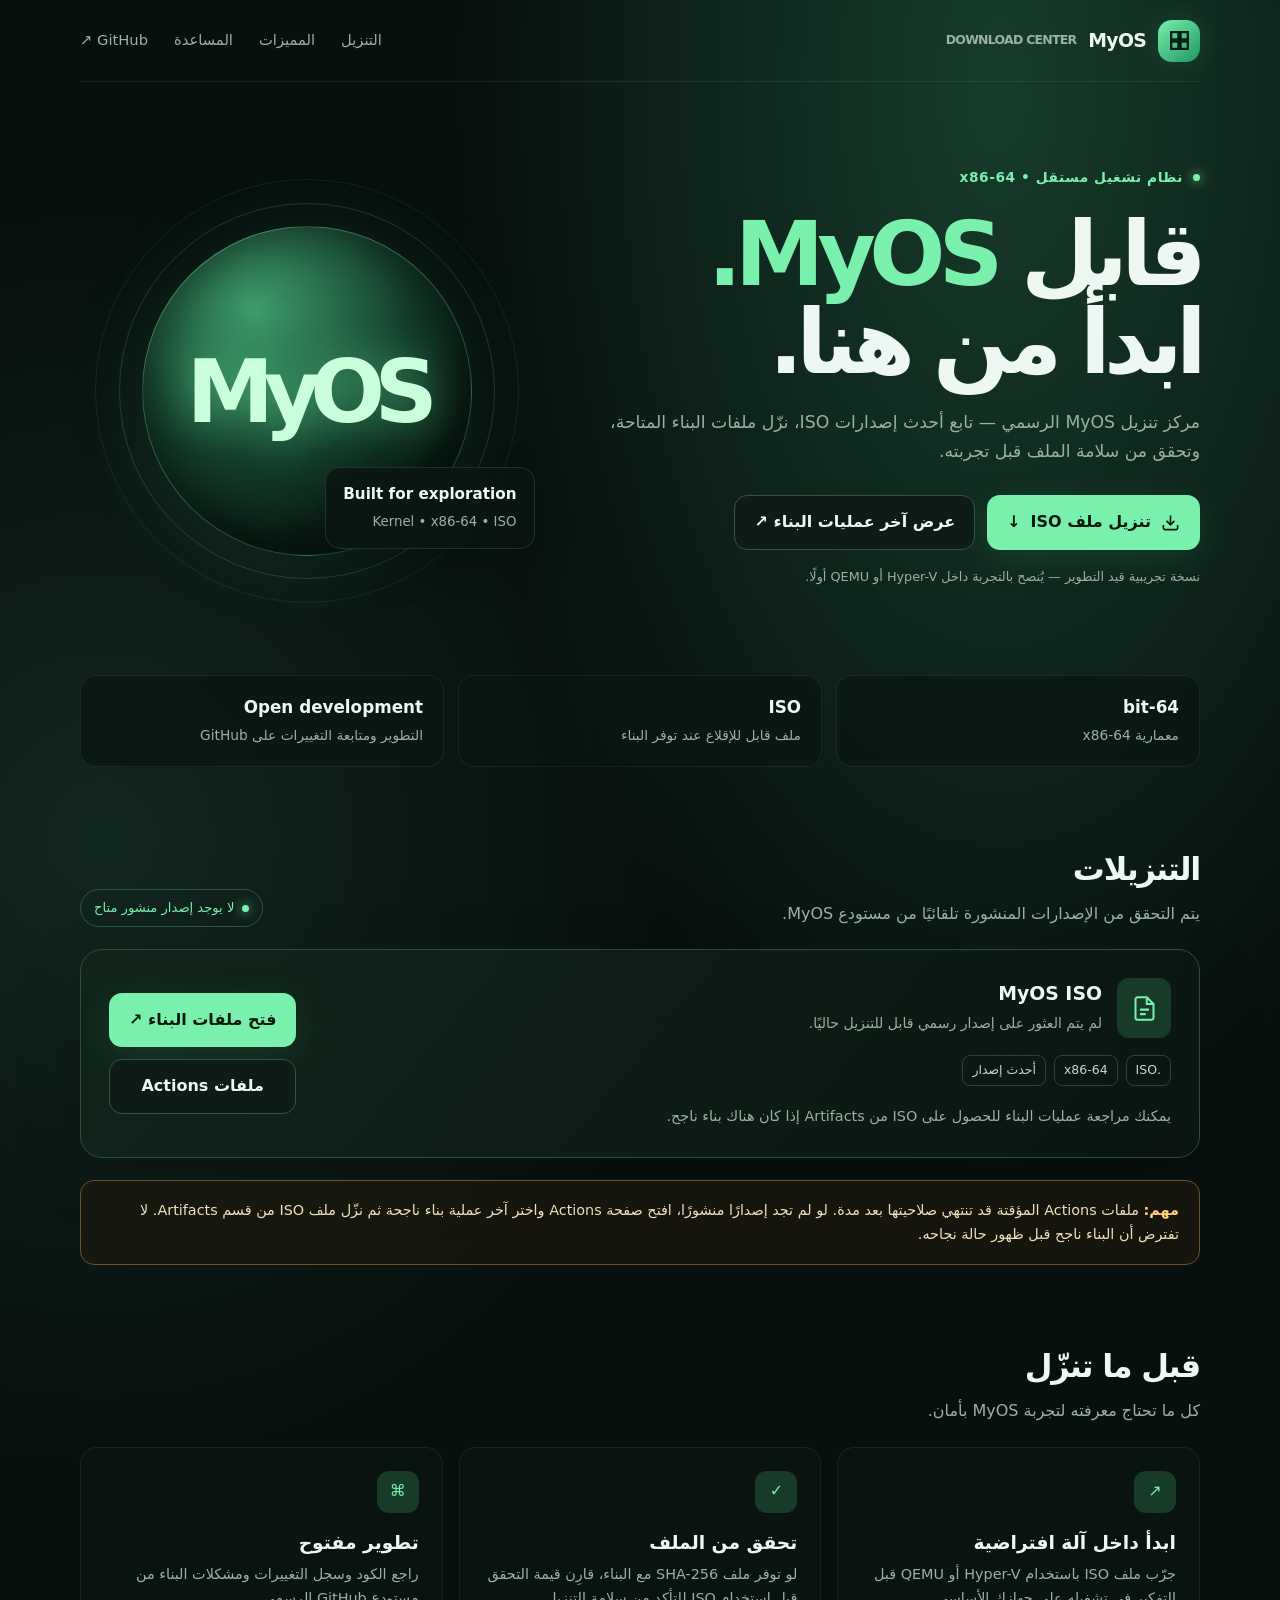
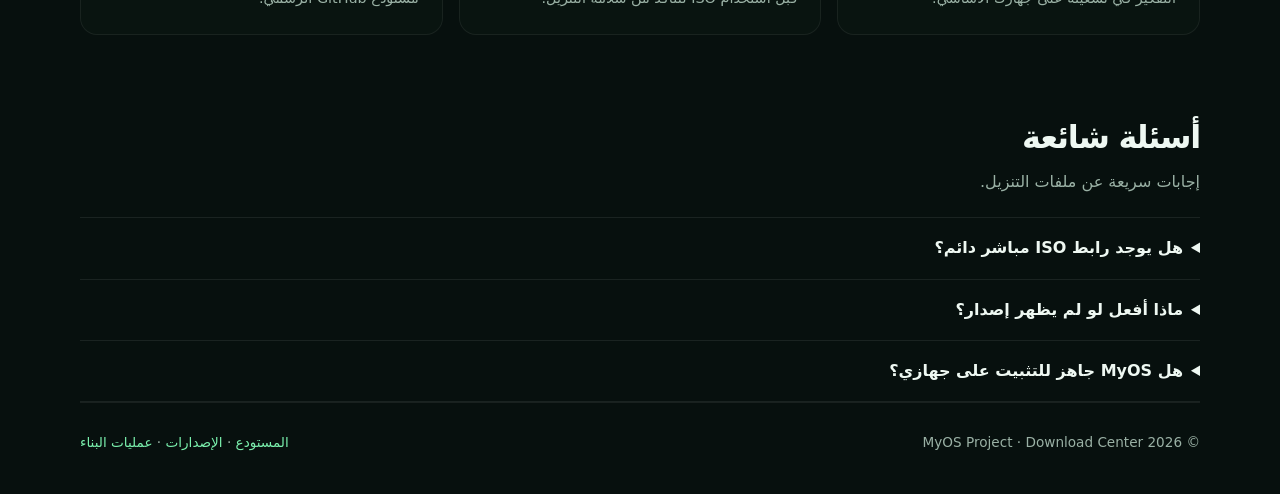
<file: docs/index.html>
<!doctype html>
<html lang="ar" dir="rtl">
<head>
<meta charset="utf-8"><meta name="viewport" content="width=device-width,initial-scale=1">
<meta name="theme-color" content="#07100e">
<meta name="description" content="حمّل MyOS — نظام تشغيل تجريبي مستقل بمعمارية x86-64. تابع الإصدارات وملفات ISO والتحقق من SHA-256.">
<title>MyOS — Download Center</title>
<style>
:root{color-scheme:dark;--bg:#07100e;--panel:#0d1916;--line:#1d342b;--text:#eef8f2;--muted:#9ab1a5;--green:#7af0ad;--green2:#38c980;--gold:#ffd27d}
*{box-sizing:border-box}html{scroll-behavior:smooth}body{margin:0;background:radial-gradient(ellipse at 78% 4%,#173c2b 0,transparent 38%),radial-gradient(ellipse at 8% 40%,#11251f 0,transparent 35%),var(--bg);color:var(--text);font-family:Inter,ui-sans-serif,system-ui,-apple-system,"Segoe UI",Arial,sans-serif;line-height:1.65}
a{color:inherit;text-decoration:none}.wrap{width:min(1120px,calc(100% - 40px));margin:auto}.nav{height:82px;display:flex;align-items:center;justify-content:space-between;border-bottom:1px solid #ffffff12}.brand{display:flex;align-items:center;gap:12px;font-weight:800;font-size:1.18rem;letter-spacing:-.04em}.logo{width:42px;height:42px;border-radius:14px;background:linear-gradient(140deg,var(--green),#1d9662);display:grid;place-items:center;color:#062015;box-shadow:0 0 28px #53e79b25}.logo svg{width:25px}.navlinks{display:flex;gap:26px;color:var(--muted);font-size:.92rem}.navlinks a:hover{color:var(--green)}.pill{border:1px solid #2e5542;border-radius:999px;padding:7px 13px;color:var(--green);font-size:.82rem;display:inline-flex;gap:8px;align-items:center}.dot{width:7px;height:7px;background:var(--green);border-radius:50%;box-shadow:0 0 12px var(--green)}
.hero{padding:84px 0 58px;display:grid;grid-template-columns:1.15fr .85fr;gap:52px;align-items:center}.eyebrow{color:var(--green);font-size:.86rem;font-weight:700;letter-spacing:.04em;display:flex;gap:10px;align-items:center}.hero h1{font-size:clamp(3rem,7vw,5.8rem);letter-spacing:-.075em;line-height:.98;margin:22px 0}.hero h1 span{color:var(--green)}.hero p{font-size:1.08rem;color:var(--muted);max-width:590px;margin:22px 0 30px}.actions{display:flex;gap:12px;flex-wrap:wrap}.btn{display:inline-flex;align-items:center;justify-content:center;gap:10px;border:1px solid transparent;border-radius:13px;padding:13px 19px;font-weight:750;cursor:pointer;transition:.2s;font:inherit;font-weight:750}.btn:hover{transform:translateY(-2px)}.primary{background:var(--green);color:#06180f;box-shadow:0 8px 35px #55e69a20}.secondary{border-color:#345345;background:#0d1c16;color:var(--text)}.btn svg{width:19px;height:19px}.fine{font-size:.8rem!important;margin-top:16px!important}.visual{position:relative;min-height:365px;display:grid;place-items:center}.orb{width:min(330px,75vw);aspect-ratio:1;border-radius:50%;background:radial-gradient(circle at 34% 25%,#3d9c6b,#133c2a 48%,#091b13 72%);border:1px solid #80efad38;box-shadow:inset 0 0 55px #0008,0 0 90px #40d98b18;display:grid;place-items:center;position:relative}.orb:before,.orb:after{content:"";position:absolute;border:1px solid #8af6b529;border-radius:50%;inset:-24px}.orb:after{inset:-48px;border-color:#8af6b514}.osmark{font-size:5.5rem;font-weight:900;letter-spacing:-.12em;color:#c9ffdb;text-shadow:0 0 40px #70f5a76b}.float-card{position:absolute;bottom:25px;right:0;background:#0b1713dd;border:1px solid var(--line);padding:14px 17px;border-radius:15px;backdrop-filter:blur(12px);box-shadow:0 15px 40px #0003}.float-card strong{display:block;font-size:.95rem}.float-card small{color:var(--muted)}.stats{display:grid;grid-template-columns:repeat(3,1fr);gap:14px;margin:0 0 76px}.stat{padding:18px 20px;background:#0b1713b8;border:1px solid #ffffff10;border-radius:16px}.stat strong{display:block;font-size:1.05rem}.stat span{color:var(--muted);font-size:.86rem}
section{scroll-margin-top:25px}.section-head{display:flex;align-items:end;justify-content:space-between;gap:20px;margin-bottom:22px}.section-head h2{font-size:2rem;letter-spacing:-.04em;margin:0}.section-head p{color:var(--muted);margin:5px 0 0}.download-card{display:grid;grid-template-columns:1fr auto;gap:24px;align-items:center;padding:28px;border:1px solid #2b4d3d;background:linear-gradient(130deg,#10241a,#0a1511);border-radius:22px;box-shadow:0 20px 70px #0002}.file-title{display:flex;gap:15px;align-items:center}.file-icon{width:54px;height:60px;border-radius:12px;background:#163c29;color:var(--green);display:grid;place-items:center}.file-icon svg{width:27px}.file-title h3{margin:0;font-size:1.18rem}.file-title p{margin:3px 0;color:var(--muted);font-size:.88rem}.meta{display:flex;gap:8px;flex-wrap:wrap;margin-top:17px}.tag{font-size:.78rem;border:1px solid #294536;border-radius:8px;padding:4px 9px;color:#c5d8cd}.status{margin-top:19px;color:var(--muted);font-size:.9rem}.status b{color:var(--green)}.grid{display:grid;grid-template-columns:repeat(3,1fr);gap:16px;margin:18px 0 76px}.feature{padding:23px;border:1px solid #ffffff10;background:#0b1713a6;border-radius:17px}.feature .ico{width:42px;height:42px;border-radius:12px;background:#173b29;color:var(--green);display:grid;place-items:center}.feature h3{margin:15px 0 5px}.feature p{color:var(--muted);font-size:.9rem;margin:0}.notice{border:1px solid #6a5129;background:#211a0d8c;padding:18px 20px;border-radius:14px;color:#f0dfbb;margin:22px 0 75px;font-size:.9rem}.notice strong{color:var(--gold)}.faq{border-top:1px solid #ffffff14}.faq details{padding:17px 0;border-bottom:1px solid #ffffff14}.faq summary{cursor:pointer;font-weight:700}.faq p{color:var(--muted);margin-bottom:0}.footer{border-top:1px solid #ffffff12;padding:28px 0 40px;color:var(--muted);font-size:.85rem;display:flex;justify-content:space-between;gap:20px;flex-wrap:wrap}.footer a{color:var(--green)}.tiny{font-size:.78rem;color:var(--muted)}
@media(max-width:780px){.hero{grid-template-columns:1fr;padding-top:60px;gap:15px}.visual{min-height:290px}.orb{width:230px}.osmark{font-size:4rem}.stats{grid-template-columns:1fr}.download-card{grid-template-columns:1fr}.download-card .btn{width:100%}.grid{grid-template-columns:1fr}.navlinks{gap:13px}.navlinks a:nth-child(2){display:none}.section-head{align-items:start;flex-direction:column}.float-card{right:4px;bottom:8px}}
@media(prefers-reduced-motion:reduce){*{scroll-behavior:auto!important;transition:none!important}}
</style>
</head>
<body>
<header class="wrap nav">
<a class="brand" href="#" aria-label="MyOS الرئيسية"><span class="logo"><svg viewBox="0 0 24 24" fill="none" stroke="currentColor" stroke-width="2.2"><path d="M4 4h7v7H4zM13 4h7v7h-7zM4 13h7v7H4zM13 13h7v7h-7z"/></svg></span>MyOS <span class="tiny">DOWNLOAD CENTER</span></a>
<nav class="navlinks"><a href="#download">التنزيل</a><a href="#features">المميزات</a><a href="#help">المساعدة</a><a href="https://github.com/saraelnagar288-wq/MyOS" target="_blank" rel="noreferrer">GitHub ↗</a></nav>
</header>
<main class="wrap">
<section class="hero">
<div><div class="eyebrow"><span class="dot"></span> نظام تشغيل مستقل • x86-64</div>
<h1>قابل <span>MyOS.</span><br>ابدأ من هنا.</h1>
<p>مركز تنزيل MyOS الرسمي — تابع أحدث إصدارات ISO، نزّل ملفات البناء المتاحة، وتحقق من سلامة الملف قبل تجربته.</p>
<div class="actions"><a class="btn primary" href="#download"><svg viewBox="0 0 24 24" fill="none" stroke="currentColor" stroke-width="2"><path d="M21 15v4a2 2 0 0 1-2 2H5a2 2 0 0 1-2-2v-4"/><path d="m7 10 5 5 5-5M12 15V3"/></svg> تنزيل ملف ISO <span>↓</span></a><a class="btn secondary" href="https://github.com/saraelnagar288-wq/MyOS/actions" target="_blank" rel="noreferrer">عرض آخر عمليات البناء ↗</a></div>
<p class="fine">نسخة تجريبية قيد التطوير — يُنصح بالتجربة داخل Hyper-V أو QEMU أولًا.</p></div>
<div class="visual" aria-hidden="true"><div class="orb"><div class="osmark">MyOS</div></div><div class="float-card"><strong>Built for exploration</strong><small>Kernel • x86-64 • ISO</small></div></div>
</section>
<div class="stats"><div class="stat"><strong>64-bit</strong><span>معمارية x86-64</span></div><div class="stat"><strong>ISO</strong><span>ملف قابل للإقلاع عند توفر البناء</span></div><div class="stat"><strong>Open development</strong><span>التطوير ومتابعة التغييرات على GitHub</span></div></div>
<section id="download">
<div class="section-head"><div><h2>التنزيلات</h2><p>يتم التحقق من الإصدارات المنشورة تلقائيًا من مستودع MyOS.</p></div><span class="pill"><span class="dot"></span> <span id="releaseState">جارٍ فحص الإصدارات…</span></span></div>
<div class="download-card"><div><div class="file-title"><div class="file-icon"><svg viewBox="0 0 24 24" fill="none" stroke="currentColor" stroke-width="1.8"><path d="M14 2H6a2 2 0 0 0-2 2v16a2 2 0 0 0 2 2h12a2 2 0 0 0 2-2V8z"/><path d="M14 2v6h6M8 13h8M8 17h5"/></svg></div><div><h3 id="fileName">MyOS ISO</h3><p id="releaseInfo">جاري جلب أحدث إصدار منشور…</p></div></div><div class="meta"><span class="tag">.ISO</span><span class="tag">x86-64</span><span class="tag" id="versionTag">أحدث إصدار</span></div><div class="status" id="downloadStatus" aria-live="polite">يتم فحص صفحة الإصدارات الرسمية…</div></div><div class="actions" style="flex-direction:column;min-width:180px"><a class="btn primary" id="downloadButton" href="https://github.com/saraelnagar288-wq/MyOS/releases" target="_blank" rel="noreferrer">فتح التنزيلات ↗</a><a class="btn secondary" href="https://github.com/saraelnagar288-wq/MyOS/actions" target="_blank" rel="noreferrer">ملفات Actions</a></div></div>
<div class="notice"><strong>مهم:</strong> ملفات Actions المؤقتة قد تنتهي صلاحيتها بعد مدة. لو لم تجد إصدارًا منشورًا، افتح صفحة Actions واختر آخر عملية بناء ناجحة ثم نزّل ملف ISO من قسم Artifacts. لا تفترض أن البناء ناجح قبل ظهور حالة نجاحه.</div>
</section>
<section id="features">
<div class="section-head"><div><h2>قبل ما تنزّل</h2><p>كل ما تحتاج معرفته لتجربة MyOS بأمان.</p></div></div>
<div class="grid">
<article class="feature"><div class="ico">↗</div><h3>ابدأ داخل آلة افتراضية</h3><p>جرّب ملف ISO باستخدام Hyper-V أو QEMU قبل التفكير في تشغيله على جهازك الأساسي.</p></article>
<article class="feature"><div class="ico">✓</div><h3>تحقق من الملف</h3><p>لو توفر ملف SHA-256 مع البناء، قارِن قيمة التحقق قبل استخدام ISO للتأكد من سلامة التنزيل.</p></article>
<article class="feature"><div class="ico">⌘</div><h3>تطوير مفتوح</h3><p>راجع الكود وسجل التغييرات ومشكلات البناء من مستودع GitHub الرسمي.</p></article>
</div>
</section>
<section id="help">
<div class="section-head"><div><h2>أسئلة شائعة</h2><p>إجابات سريعة عن ملفات التنزيل.</p></div></div>
<div class="faq">
<details><summary>هل يوجد رابط ISO مباشر دائم؟</summary><p>الرابط المباشر يظهر هنا تلقائيًا عند نشر إصدار يحتوي على ملف ISO. أما ملفات Artifacts الخاصة بـ Actions فقد تتطلب تسجيل الدخول وتنتهي صلاحيتها.</p></details>
<details><summary>ماذا أفعل لو لم يظهر إصدار؟</summary><p>افتح صفحة Actions، راجع أحدث تشغيل للـ workflow وتأكد أنه انتهى بنجاح، ثم نزّل ملف ISO من Artifacts. يمكن أيضًا مراجعة صفحة Releases.</p></details>
<details><summary>هل MyOS جاهز للتثبيت على جهازي؟</summary><p>MyOS مشروع تجريبي قيد التطوير. توافق الإقلاع أو دعم الأجهزة ليس مضمونًا؛ استخدم آلة افتراضية أولًا ولا تعتمد عليه كنظامك الأساسي.</p></details>
</div>
</section>
</main>
<footer class="wrap footer"><span>© <span id="year"></span> MyOS Project · Download Center</span><span><a href="https://github.com/saraelnagar288-wq/MyOS">المستودع</a> · <a href="https://github.com/saraelnagar288-wq/MyOS/releases">الإصدارات</a> · <a href="https://github.com/saraelnagar288-wq/MyOS/actions">عمليات البناء</a></span></footer>
<script>
const repo='saraelnagar288-wq/MyOS';
const $=id=>document.getElementById(id);
$('year').textContent=new Date().getFullYear();
async function loadRelease(){
 try{
  const response=await fetch('https://api.github.com/repos/'+repo+'/releases/latest',{headers:{'Accept':'application/vnd.github+json'}});
  if(!response.ok) throw new Error('no published release');
  const release=await response.json();
  const asset=(release.assets||[]).find(a=>/\.iso$/i.test(a.name));
  $('releaseState').textContent='إصدار منشور';
  $('versionTag').textContent=release.tag_name||'Release';
  $('releaseInfo').textContent=(release.name||release.tag_name||'MyOS Release')+' · '+new Date(release.published_at).toLocaleDateString('ar-EG');
  if(asset){
   $('fileName').textContent=asset.name;
   $('downloadStatus').innerHTML='حجم الملف: <b>'+ (asset.size?((asset.size/1073741824).toFixed(2)+' GB'):'غير متاح')+'</b> · رابط من صفحة GitHub الرسمية';
   $('downloadButton').href=asset.browser_download_url;
   $('downloadButton').textContent='تنزيل ISO ↓';
   $('downloadButton').removeAttribute('target');
  }else{
   $('downloadStatus').textContent='الإصدار موجود، لكن لم يتم العثور على ملف ISO ضمن مرفقاته.';
   $('downloadButton').href=release.html_url;
   $('downloadButton').textContent='فتح الإصدار ↗';
  }
 }catch(e){
  $('releaseState').textContent='لا يوجد إصدار منشور متاح';
  $('releaseInfo').textContent='لم يتم العثور على إصدار رسمي قابل للتنزيل حاليًا.';
  $('downloadStatus').textContent='يمكنك مراجعة عمليات البناء للحصول على ISO من Artifacts إذا كان هناك بناء ناجح.';
  $('downloadButton').href='https://github.com/'+repo+'/actions';
  $('downloadButton').textContent='فتح ملفات البناء ↗';
 }
}
loadRelease();
</script>
</body></html>
</file>
